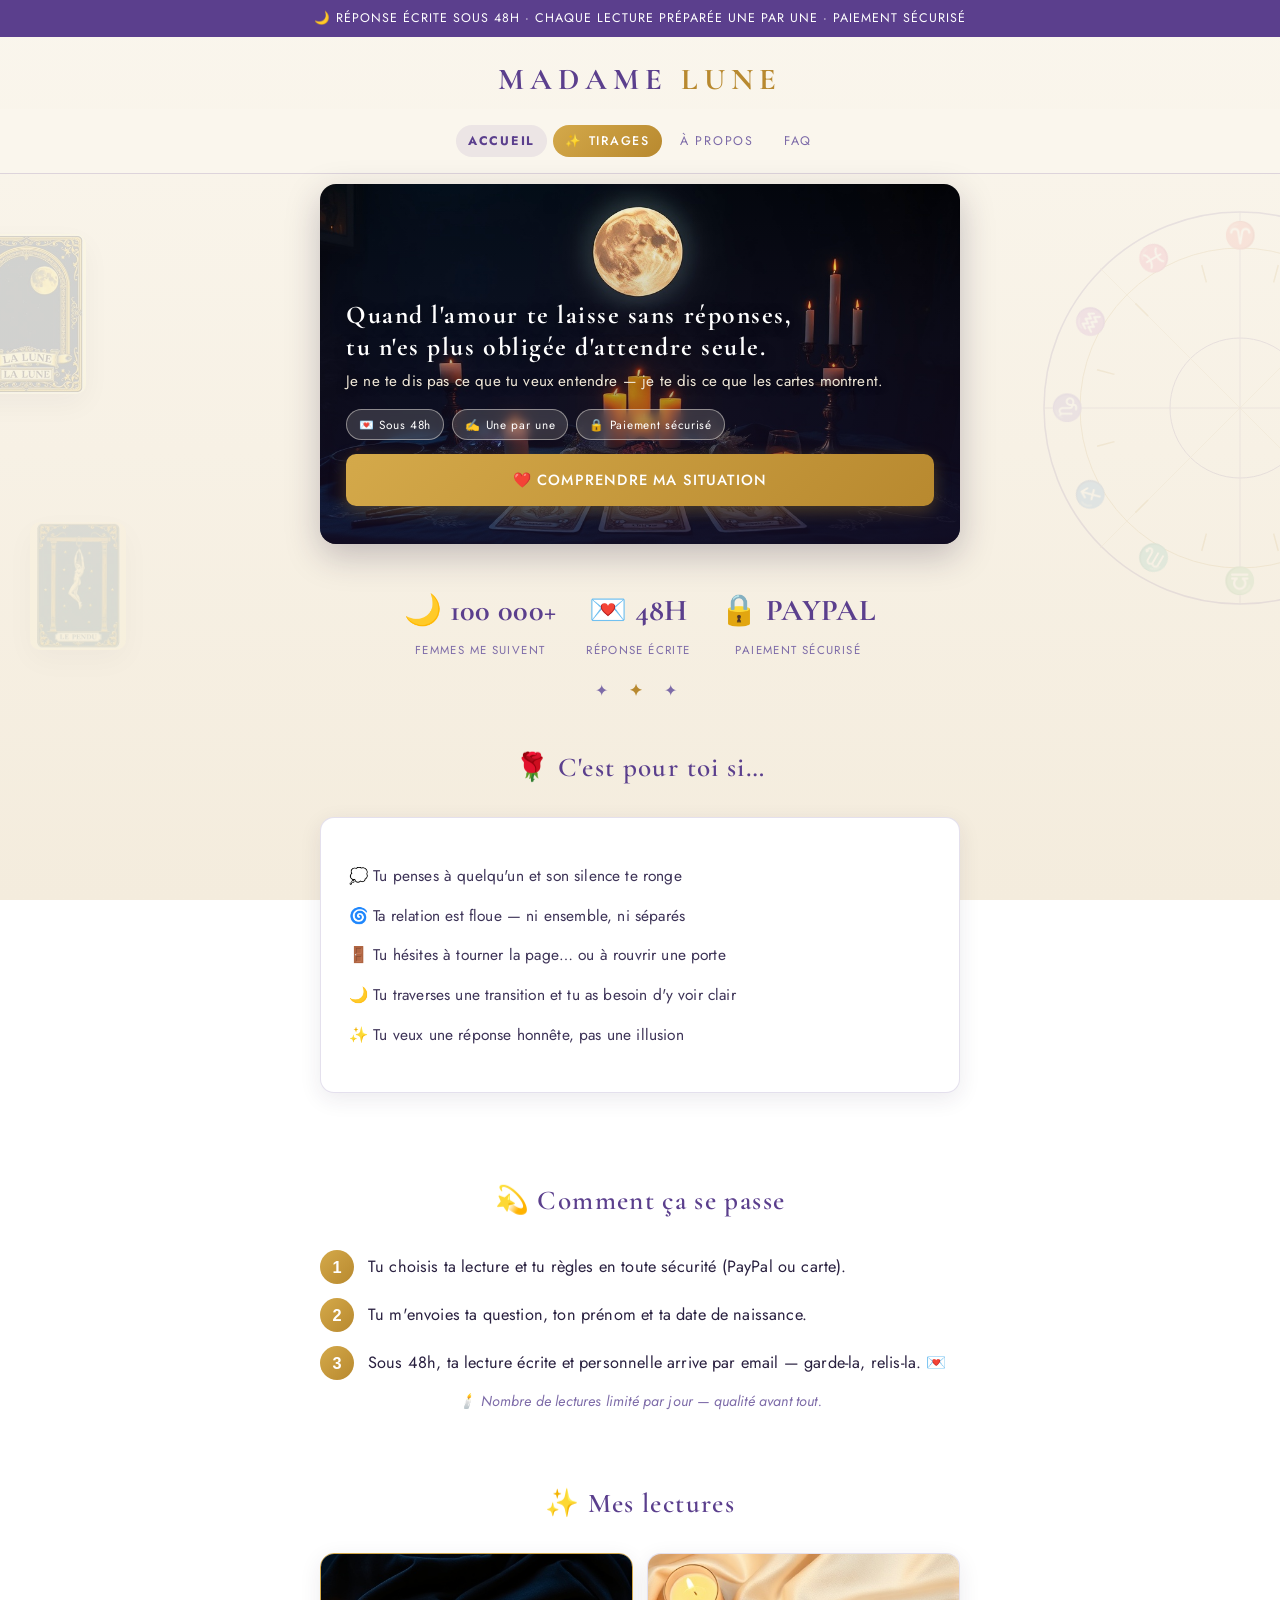
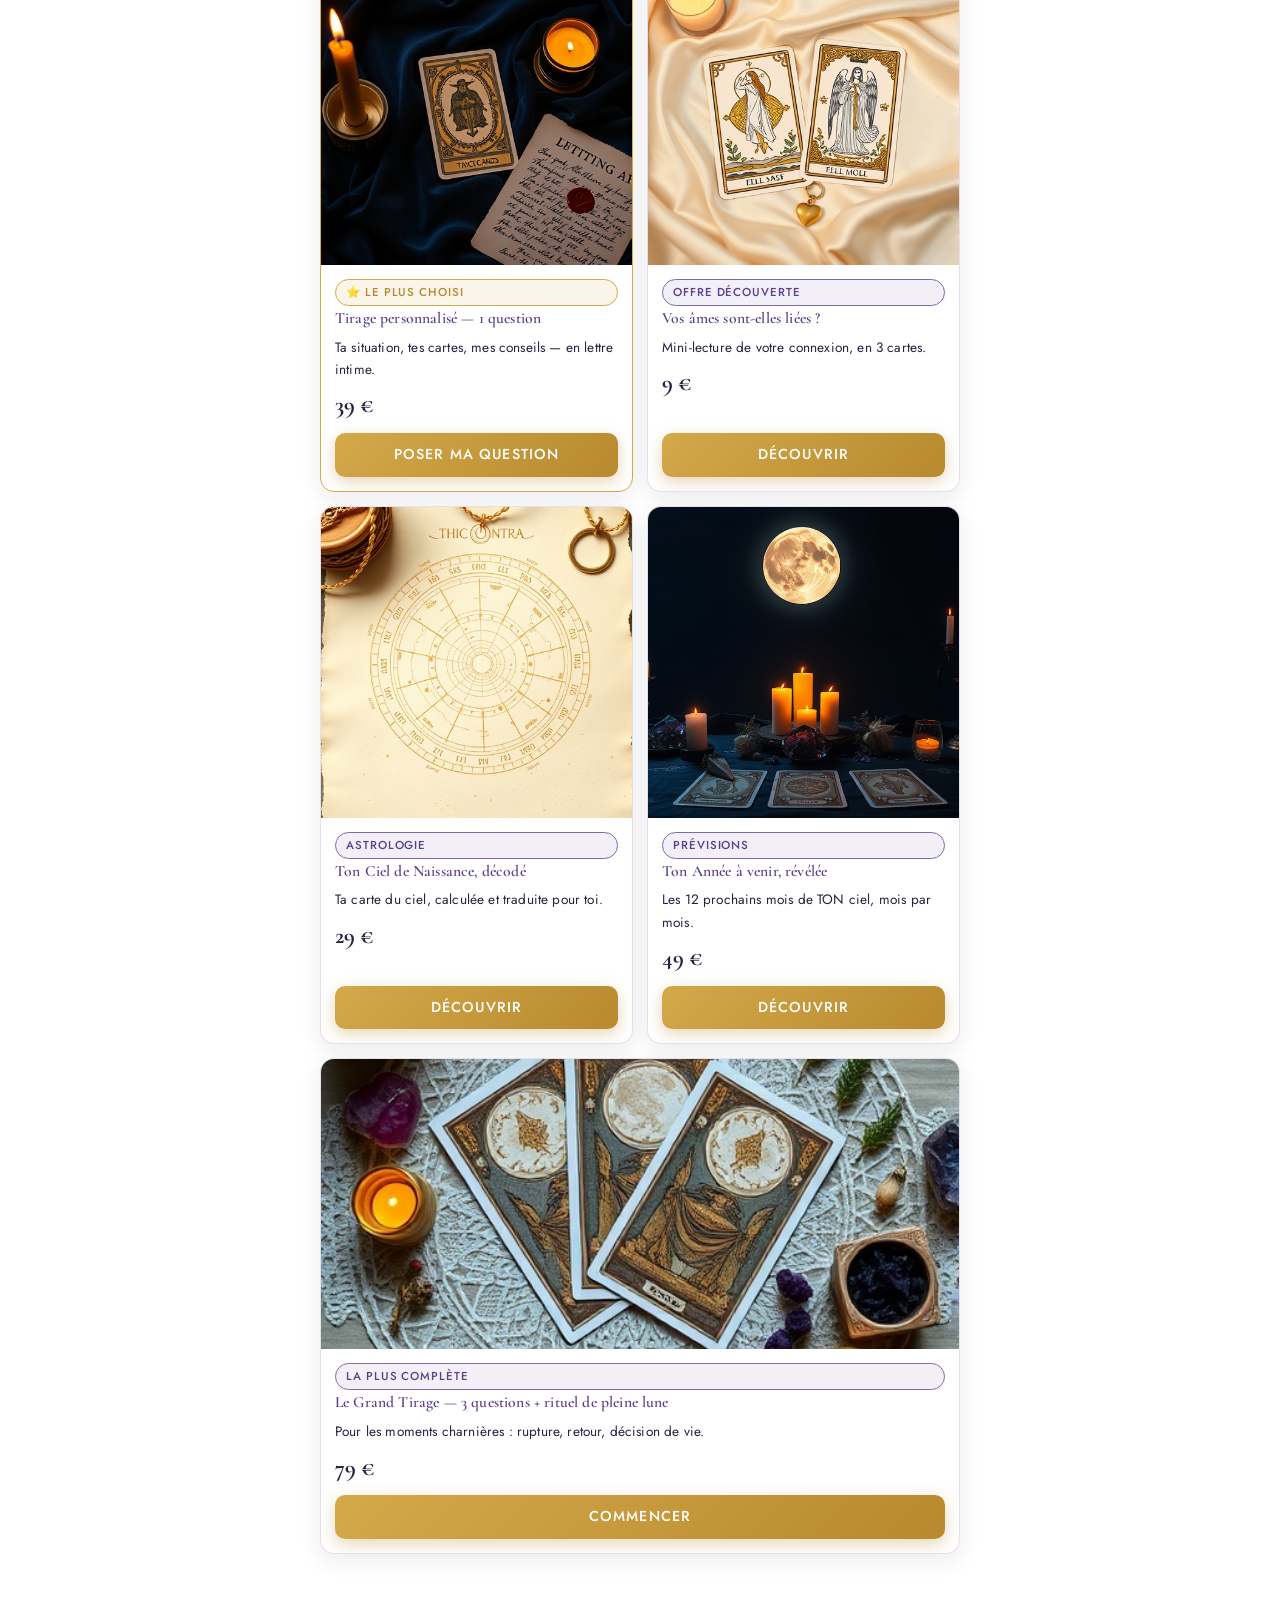
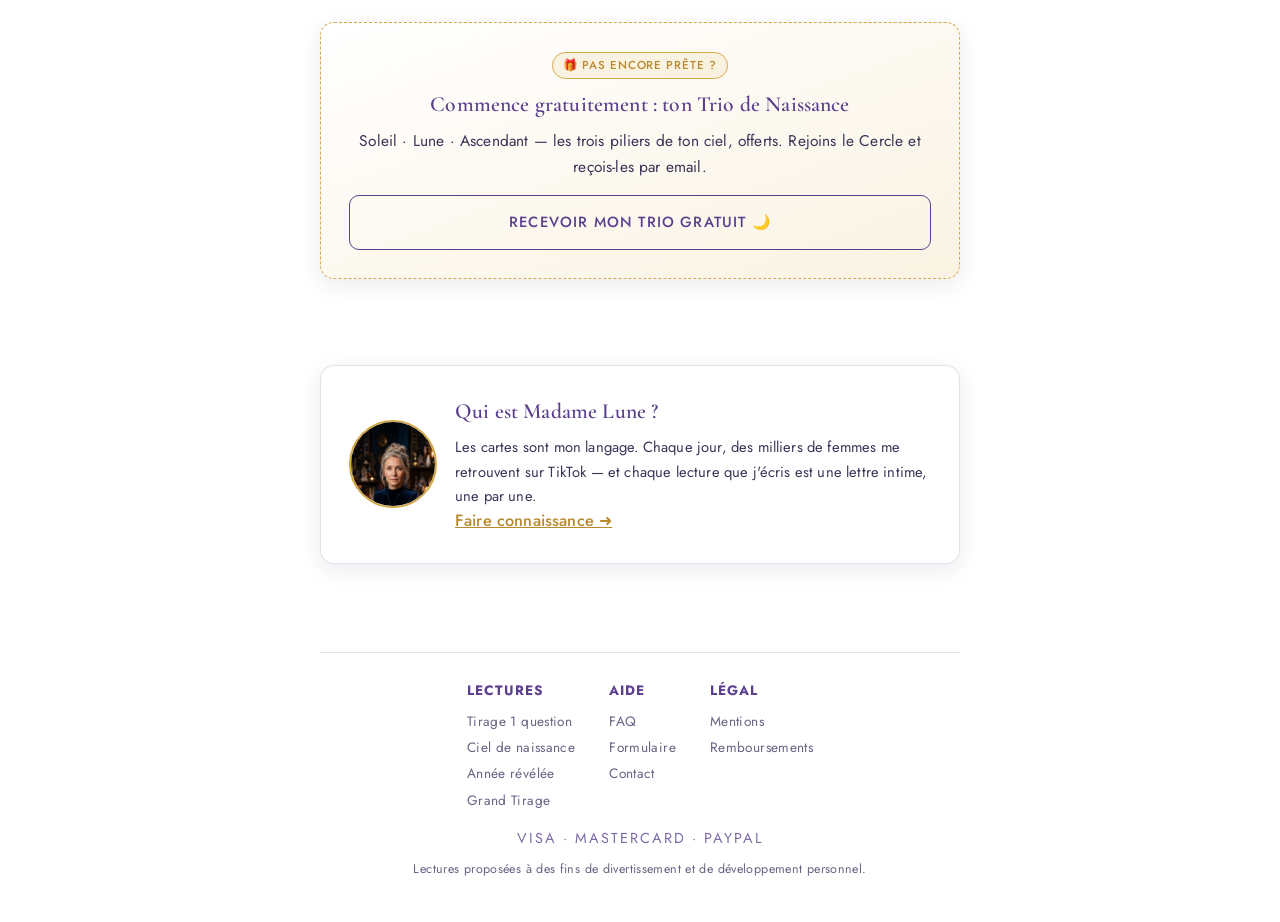
<file: index.html>
<!DOCTYPE html><html lang="fr"><head><meta charset="UTF-8">
<meta name="viewport" content="width=device-width, initial-scale=1.0">
<title>Madame Lune — Tirages & Guidance</title>
<meta name="description" content="Quand l'amour te laisse sans réponses, les cartes parlent. Tirages personnalisés écrits sous 48h.">
<link rel="preconnect" href="https://fonts.googleapis.com">
<link rel="preconnect" href="https://fonts.gstatic.com" crossorigin>
<link href="https://fonts.googleapis.com/css2?family=Cormorant+Garamond:wght@500;600;700&family=Jost:wght@300;400;500&display=swap" rel="stylesheet">
<link rel="icon" href="data:image/svg+xml,<svg xmlns=%22http://www.w3.org/2000/svg%22 viewBox=%220 0 100 100%22><text y=%22.9em%22 font-size=%2290%22>🌙</text></svg>">
<meta property="og:title" content="Madame Lune — Tirages & Guidance">
<meta property="og:description" content="Tirages de tarot et thème astral personnalisés, écrits pour toi sous 48h.">
<meta property="og:image" content="https://madame-lune.github.io/hero.jpg">
<meta property="og:type" content="website">
<link rel="stylesheet" href="styles.css?v=10"></head><body>
<div class="annonce">🌙 Réponse écrite sous 48h · Chaque lecture préparée une par une · Paiement sécurisé</div>
<div class="logo"><a href="index.html">MADAME <span>LUNE</span></a></div>
<nav><a href="index.html" class="on">Accueil</a><a href="tirages.html" class="cta-nav">✨ Tirages</a><a href="apropos.html">À propos</a><a href="faq.html">FAQ</a></nav>
<div class="wrap">

<!-- 1. ATENCAO + EMPATIA -->
<div class="heroimg">
  <img src="hero.jpg" alt="">
  <div class="voile">
    <h1>Quand l'amour te laisse sans réponses,<br>tu n'es plus obligée d'attendre seule.</h1>
    <p>Je ne te dis pas ce que tu veux entendre — je te dis ce que les cartes montrent.</p>
    <div class="chips"><span>💌 Sous 48h</span><span>✍️ Une par une</span><span>🔒 Paiement sécurisé</span></div>
    <a class="btn" href="tirages.html#question">❤️ Comprendre ma situation</a>
  </div>
</div>

<!-- 2. PROVA -->
<div class="preuve">
  <div><b>🌙 100 000+</b>femmes me suivent</div>
  <div><b>💌 48h</b>réponse écrite</div>
  <div><b>🔒 PayPal</b>paiement sécurisé</div>
</div>

<div class="sep">✦ <b>✦</b> ✦</div>

<!-- 3. IDENTIFICACAO -->
<section>
  <h2>🌹 C'est pour toi si…</h2>
  <div class="card">
    <ul style="list-style:none;padding:0">
      <li style="padding:7px 0">💭 Tu penses à quelqu'un et son silence te ronge</li>
      <li style="padding:7px 0">🌀 Ta relation est floue — ni ensemble, ni séparés</li>
      <li style="padding:7px 0">🚪 Tu hésites à tourner la page… ou à rouvrir une porte</li>
      <li style="padding:7px 0">🌙 Tu traverses une transition et tu as besoin d'y voir clair</li>
      <li style="padding:7px 0">✨ Tu veux une réponse honnête, pas une illusion</li>
    </ul>
  </div>
</section>

<!-- 4. CONFIANCA (processo) -->
<section>
  <h2>💫 Comment ça se passe</h2>
  <div class="etapes">
    <div class="etape"><div class="num">1</div><p>Tu choisis ta lecture et tu règles en toute sécurité (PayPal ou carte).</p></div>
    <div class="etape"><div class="num">2</div><p>Tu m'envoies ta question, ton prénom et ta date de naissance.</p></div>
    <div class="etape"><div class="num">3</div><p>Sous 48h, ta lecture écrite et personnelle arrive par email — garde-la, relis-la. 💌</p></div>
  </div>
  <p class="note">🕯️ Nombre de lectures limité par jour — qualité avant tout.</p>
</section>

<!-- 5. OFERTA -->
<section>
  <h2>✨ Mes lectures</h2>
  <div class="grille">
    <div class="prod" style="border:1.5px solid var(--or2)"><img src="p_question.jpg" alt="">
      <div class="inner"><span class="badge or">⭐ Le plus choisi</span>
      <h3>Tirage personnalisé — 1 question</h3>
      <p style="font-size:.85rem">Ta situation, tes cartes, mes conseils — en lettre intime.</p>
      <div class="prix">39 €</div>
      <a class="btn" href="tirages.html#question">Poser ma question</a></div></div>
    <div class="prod"><img src="p_ames.jpg" alt="">
      <div class="inner"><span class="badge">Offre découverte</span>
      <h3>Vos âmes sont-elles liées ?</h3>
      <p style="font-size:.85rem">Mini-lecture de votre connexion, en 3 cartes.</p>
      <div class="prix">9 €</div>
      <a class="btn" href="tirages.html#ames">Découvrir</a></div></div>
    <div class="prod"><img src="p_ciel.jpg" alt="">
      <div class="inner"><span class="badge">Astrologie</span>
      <h3>Ton Ciel de Naissance, décodé</h3>
      <p style="font-size:.85rem">Ta carte du ciel, calculée et traduite pour toi.</p>
      <div class="prix">29 €</div>
      <a class="btn" href="tirages.html#ciel">Découvrir</a></div></div>
    <div class="prod"><img src="hero.jpg" alt="">
      <div class="inner"><span class="badge">Prévisions</span>
      <h3>Ton Année à venir, révélée</h3>
      <p style="font-size:.85rem">Les 12 prochains mois de TON ciel, mois par mois.</p>
      <div class="prix">49 €</div>
      <a class="btn" href="tirages.html#annee">Découvrir</a></div></div>
    <div class="prod" style="grid-column:1/-1"><img src="p_grand.jpg" alt="" style="aspect-ratio:2.2">
      <div class="inner"><span class="badge">La plus complète</span>
      <h3>Le Grand Tirage — 3 questions + rituel de pleine lune</h3>
      <p style="font-size:.85rem">Pour les moments charnières : rupture, retour, décision de vie.</p>
      <div class="prix">79 €</div>
      <a class="btn" href="tirages.html#grand">Commencer</a></div></div>
  </div>
</section>

<!-- 6. REDE DE SEGURANCA -->
<section>
  <div class="card freeband">
    <span class="badge or">🎁 Pas encore prête ?</span>
    <h3 style="margin-top:8px">Commence gratuitement : ton Trio de Naissance</h3>
    <p>Soleil · Lune · Ascendant — les trois piliers de ton ciel, offerts. Rejoins le Cercle et reçois-les par email.</p>
    <a class="btn ghost" href="#NEWSLETTER">Recevoir mon trio gratuit 🌙</a>
  </div>
</section>

<!-- 7. QUEM E -->
<section>
  <div class="card minipropos">
    <img src="madame.jpeg" alt="Madame Lune">
    <div>
      <h3>Qui est Madame Lune ?</h3>
      <p style="font-size:.92rem">Les cartes sont mon langage. Chaque jour, des milliers de femmes me retrouvent sur TikTok — et chaque lecture que j'écris est une lettre intime, une par une.</p>
      <a href="apropos.html" style="color:var(--or);font-weight:500">Faire connaissance ➜</a>
    </div>
  </div>
</section>

<footer>
  <div class="footcols">
    <div><b>Lectures</b><a href="tirages.html#question">Tirage 1 question</a><a href="tirages.html#ciel">Ciel de naissance</a><a href="tirages.html#annee">Année révélée</a><a href="tirages.html#grand">Grand Tirage</a></div>
    <div><b>Aide</b><a href="faq.html">FAQ</a><a href="formulaire.html">Formulaire</a><a href="mailto:contact@madame-lune.fr">Contact</a></div>
    <div><b>Légal</b><a href="mentions.html">Mentions</a><a href="mentions.html">Remboursements</a></div>
  </div>
  <p class="paiements">VISA · MASTERCARD · PAYPAL</p>
  <p style="margin-top:8px">Lectures proposées à des fins de divertissement et de développement personnel.</p>
</footer>

</div>
<script src="bg.js"></script>
</body></html>
</file>
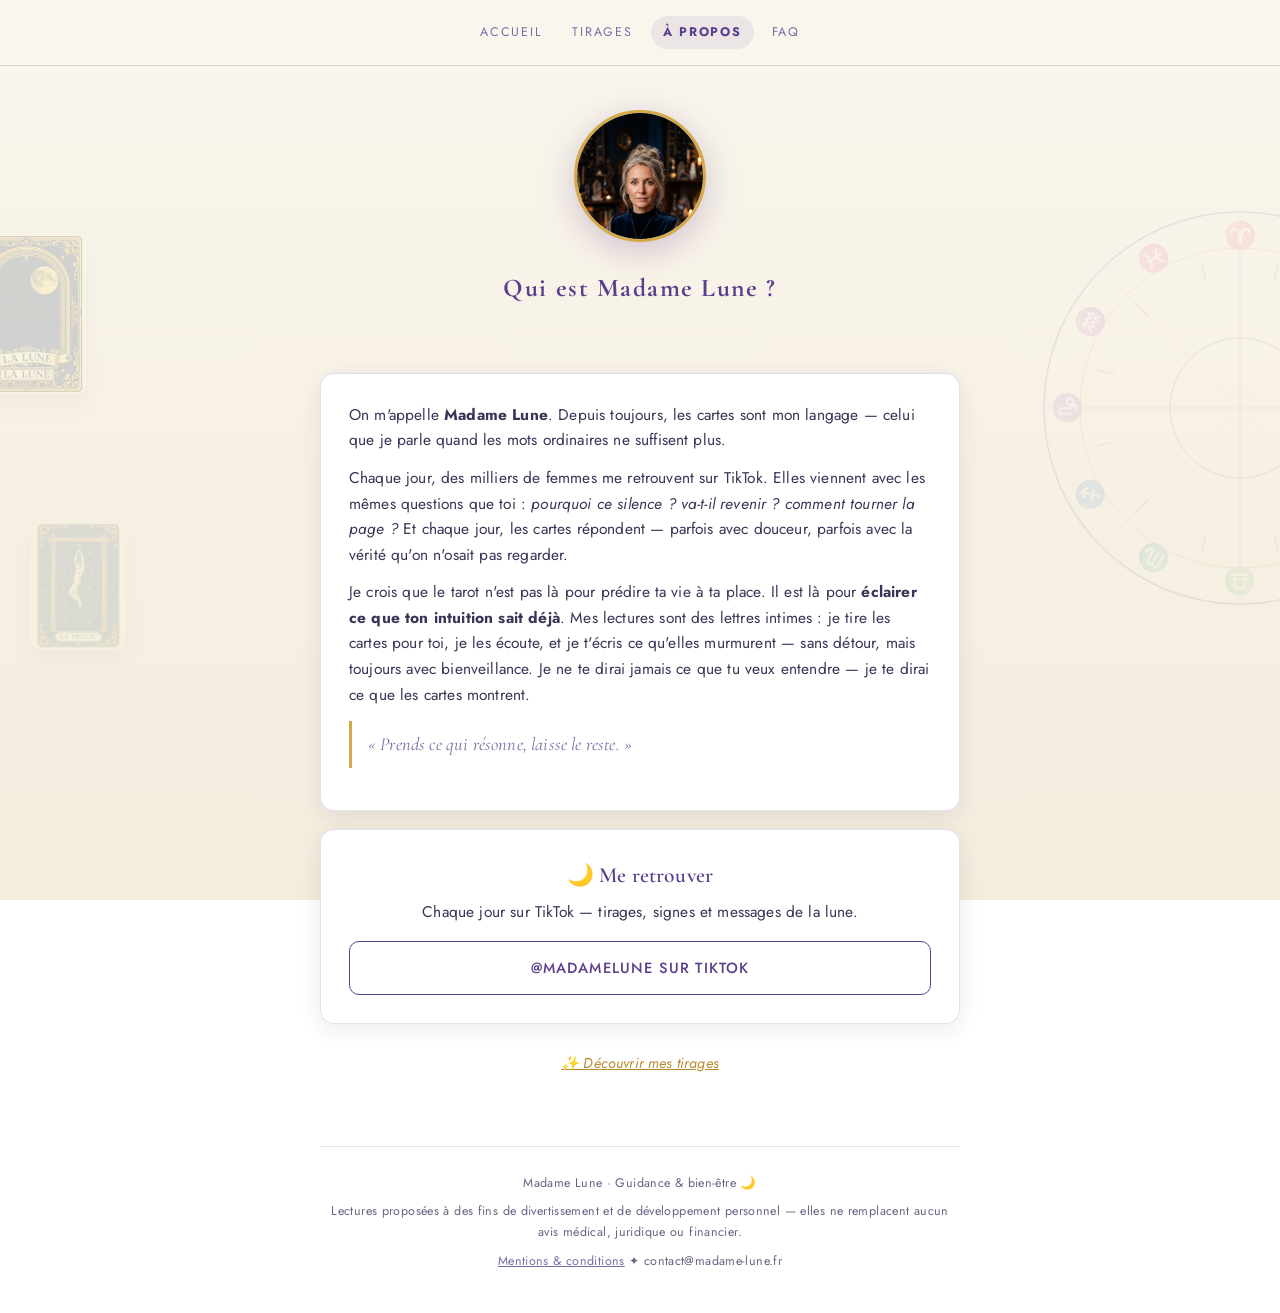
<file: apropos.html>
<!DOCTYPE html><html lang="fr"><head><meta charset="UTF-8">
<meta name="viewport" content="width=device-width, initial-scale=1.0">
<title>À propos — Madame Lune</title>
<link rel="preconnect" href="https://fonts.googleapis.com">
<link rel="preconnect" href="https://fonts.gstatic.com" crossorigin>
<link href="https://fonts.googleapis.com/css2?family=Cormorant+Garamond:wght@500;600;700&family=Jost:wght@300;400;500&display=swap" rel="stylesheet">
<link rel="icon" href="data:image/svg+xml,<svg xmlns=%22http://www.w3.org/2000/svg%22 viewBox=%220 0 100 100%22><text y=%22.9em%22 font-size=%2290%22>🌙</text></svg>">
<meta property="og:title" content="Madame Lune — Tirages & Guidance">
<meta property="og:description" content="Tirages de tarot et thème astral personnalisés, écrits pour toi sous 48h.">
<meta property="og:image" content="https://madame-lune.github.io/hero.jpg">
<meta property="og:type" content="website">
<link rel="stylesheet" href="styles.css?v=10"></head><body>
<nav><a href="index.html" class="N1">Accueil</a><a href="tirages.html" class="N2">Tirages</a><a href="apropos.html" class="on">À propos</a><a href="faq.html" class="N4">FAQ</a></nav>
<div class="wrap">
<header class="hero">
  <img src="madame.jpeg" alt="Madame Lune">
  <h1 style="font-size:1.6rem">Qui est Madame Lune ?</h1>
</header>
<section>
  <div class="card">
    <p>On m'appelle <b>Madame Lune</b>. Depuis toujours, les cartes sont mon langage —
    celui que je parle quand les mots ordinaires ne suffisent plus.</p>
    <p style="margin-top:12px">Chaque jour, des milliers de femmes me retrouvent sur TikTok.
    Elles viennent avec les mêmes questions que toi : <em>pourquoi ce silence ? va-t-il revenir ?
    comment tourner la page ?</em> Et chaque jour, les cartes répondent — parfois avec douceur,
    parfois avec la vérité qu'on n'osait pas regarder.</p>
    <p style="margin-top:12px">Je crois que le tarot n'est pas là pour prédire ta vie à ta place.
    Il est là pour <b>éclairer ce que ton intuition sait déjà</b>. Mes lectures sont des lettres
    intimes : je tire les cartes pour toi, je les écoute, et je t'écris ce qu'elles murmurent —
    sans détour, mais toujours avec bienveillance. Je ne te dirai jamais ce que tu veux entendre — je te dirai ce que les cartes montrent.</p>
    <blockquote>« Prends ce qui résonne, laisse le reste. »</blockquote>
  </div>
  <div class="card" style="text-align:center">
    <h3>🌙 Me retrouver</h3>
    <p>Chaque jour sur TikTok — tirages, signes et messages de la lune.</p>
    <a class="btn ghost" href="https://www.tiktok.com/@TONCOMPTE">@madamelune sur TikTok</a>
  </div>
  <p class="note"><a href="tirages.html" style="color:var(--or)">✨ Découvrir mes tirages</a></p>
</section>
<footer><p>Madame Lune · Guidance &amp; bien-être 🌙</p><p style="margin-top:8px">Lectures proposées à des fins de divertissement et de développement personnel — elles ne remplacent aucun avis médical, juridique ou financier.</p><p style="margin-top:8px"><a href="mentions.html">Mentions &amp; conditions</a> ✦ contact@madame-lune.fr</p></footer>
</div><script src="bg.js"></script>
</body></html>
</file>
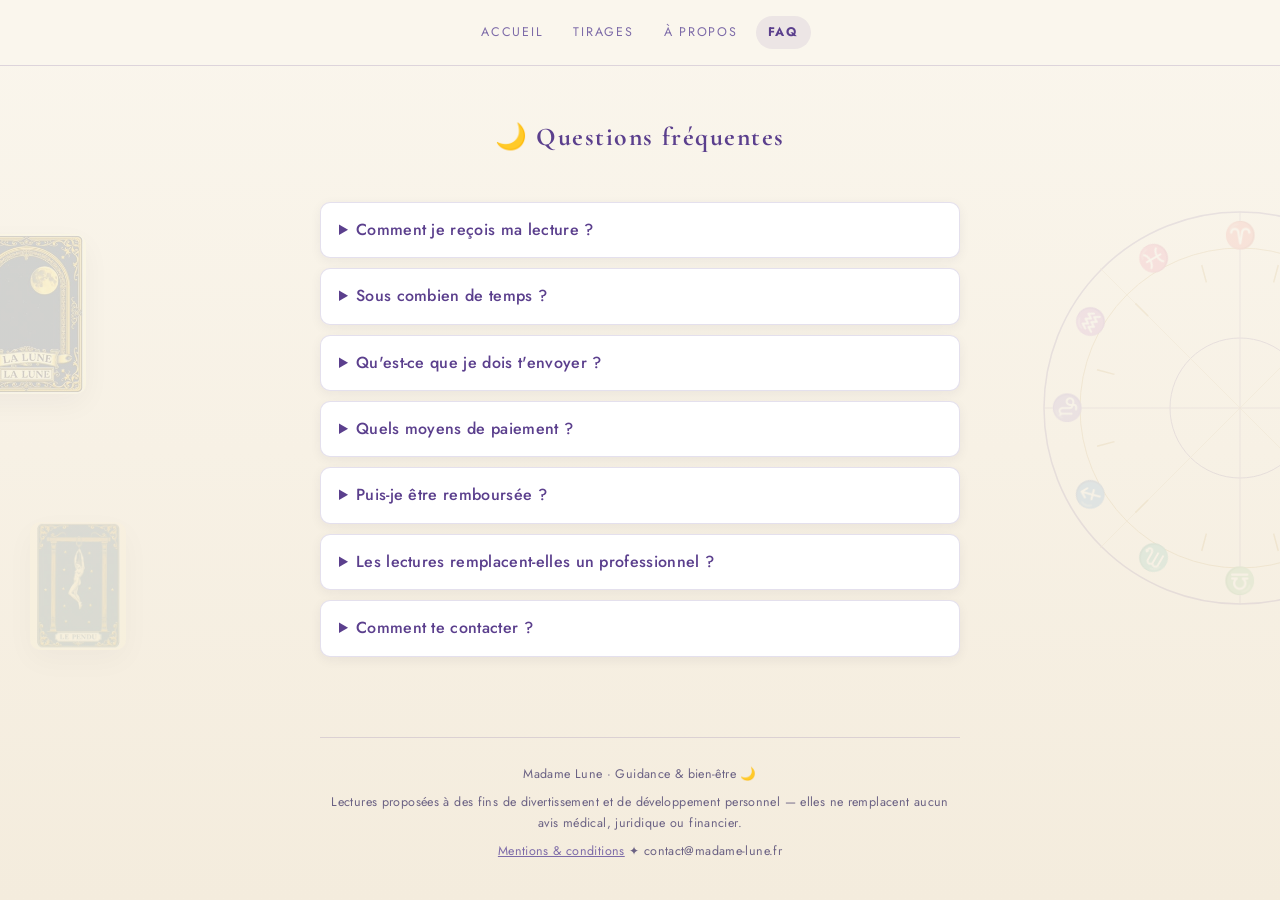
<file: faq.html>
<!DOCTYPE html><html lang="fr"><head><meta charset="UTF-8">
<meta name="viewport" content="width=device-width, initial-scale=1.0">
<title>FAQ — Madame Lune</title>
<link rel="preconnect" href="https://fonts.googleapis.com">
<link rel="preconnect" href="https://fonts.gstatic.com" crossorigin>
<link href="https://fonts.googleapis.com/css2?family=Cormorant+Garamond:wght@500;600;700&family=Jost:wght@300;400;500&display=swap" rel="stylesheet">
<link rel="icon" href="data:image/svg+xml,<svg xmlns=%22http://www.w3.org/2000/svg%22 viewBox=%220 0 100 100%22><text y=%22.9em%22 font-size=%2290%22>🌙</text></svg>">
<meta property="og:title" content="Madame Lune — Tirages & Guidance">
<meta property="og:description" content="Tirages de tarot et thème astral personnalisés, écrits pour toi sous 48h.">
<meta property="og:image" content="https://madame-lune.github.io/hero.jpg">
<meta property="og:type" content="website">
<link rel="stylesheet" href="styles.css?v=10"></head><body>
<nav><a href="index.html" class="N1">Accueil</a><a href="tirages.html" class="N2">Tirages</a><a href="apropos.html" class="N3">À propos</a><a href="faq.html" class="on">FAQ</a></nav>
<div class="wrap">
<header class="hero" style="padding:34px 0 10px"><h1 style="font-size:1.6rem">🌙 Questions fréquentes</h1></header>
<section>
  <details><summary>Comment je reçois ma lecture ?</summary>
  <p>Par email, sous forme de lettre écrite — personnelle, détaillée, que tu peux garder et relire.
  Vérifie tes spams si tu ne vois rien sous 48h.</p></details>
  <details><summary>Sous combien de temps ?</summary>
  <p>Sous 48h maximum après réception de ta question. Chaque lecture est préparée individuellement,
  une par une — jamais de réponse copiée-collée.</p></details>
  <details><summary>Qu'est-ce que je dois t'envoyer ?</summary>
  <p>Ton prénom, ta date de naissance, et ta question formulée avec ton cœur.
  Plus ta question est sincère et précise, plus la lecture est juste.</p></details>
  <details><summary>Quels moyens de paiement ?</summary>
  <p>PayPal et carte bancaire (via PayPal, sans créer de compte). Paiement 100% sécurisé.</p></details>
  <details><summary>Puis-je être remboursée ?</summary>
  <p>Chaque lecture étant un travail personnalisé réalisé spécialement pour toi, elle n'est pas
  remboursable une fois livrée. Si quelque chose ne va pas, écris-moi — on trouvera une solution.</p></details>
  <details><summary>Les lectures remplacent-elles un professionnel ?</summary>
  <p>Non. Mes lectures relèvent du divertissement et du développement personnel. Pour toute question
  médicale, juridique ou financière, consulte un professionnel qualifié.</p></details>
  <details><summary>Comment te contacter ?</summary>
  <p>✦ contact@madame-lune.fr — je réponds sous 24-48h. 🌙</p></details>
</section>
<footer><p>Madame Lune · Guidance &amp; bien-être 🌙</p><p style="margin-top:8px">Lectures proposées à des fins de divertissement et de développement personnel — elles ne remplacent aucun avis médical, juridique ou financier.</p><p style="margin-top:8px"><a href="mentions.html">Mentions &amp; conditions</a> ✦ contact@madame-lune.fr</p></footer>
</div><script src="bg.js"></script>
</body></html>
</file>
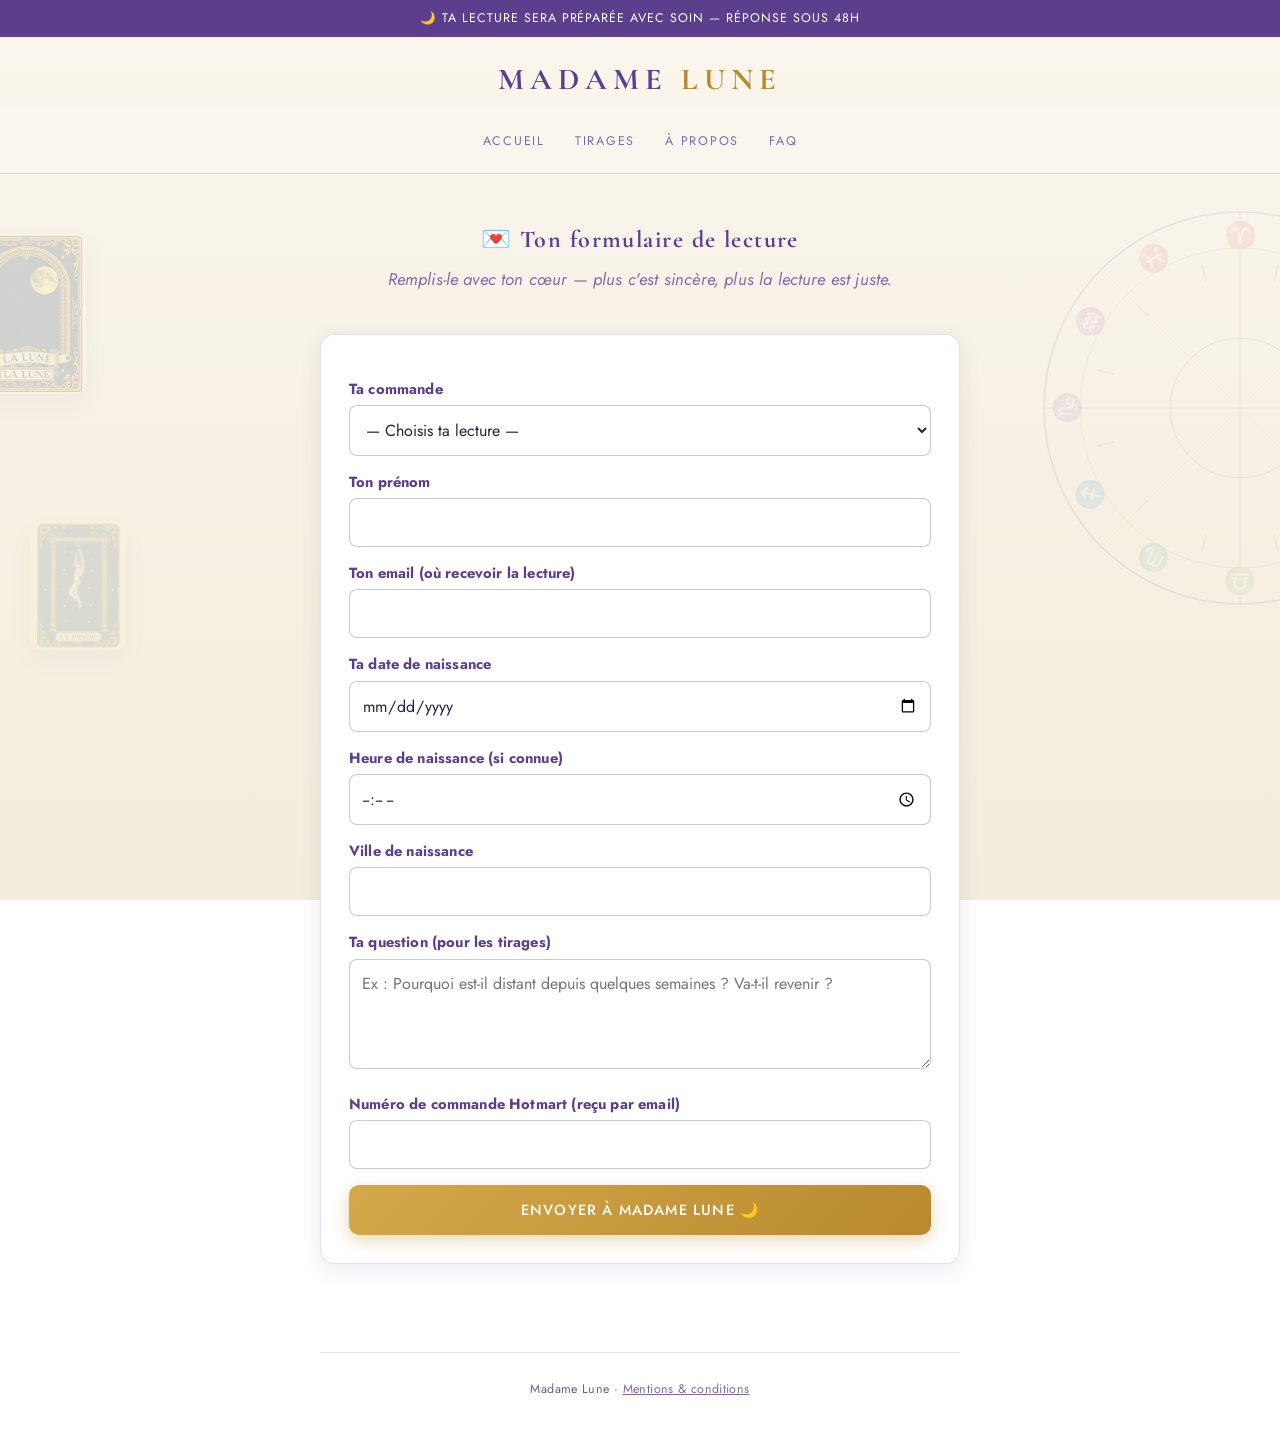
<file: formulaire.html>
<!DOCTYPE html><html lang="fr"><head><meta charset="UTF-8">
<meta name="viewport" content="width=device-width, initial-scale=1.0">
<title>Ton formulaire — Madame Lune</title>
<link rel="preconnect" href="https://fonts.googleapis.com">
<link rel="preconnect" href="https://fonts.gstatic.com" crossorigin>
<link href="https://fonts.googleapis.com/css2?family=Cormorant+Garamond:wght@500;600;700&family=Jost:wght@300;400;500&display=swap" rel="stylesheet">
<link rel="icon" href="data:image/svg+xml,<svg xmlns=%22http://www.w3.org/2000/svg%22 viewBox=%220 0 100 100%22><text y=%22.9em%22 font-size=%2290%22>🌙</text></svg>">
<meta property="og:title" content="Madame Lune — Tirages & Guidance">
<meta property="og:description" content="Tirages de tarot et thème astral personnalisés, écrits pour toi sous 48h.">
<meta property="og:image" content="https://madame-lune.github.io/hero.jpg">
<meta property="og:type" content="website">
<link rel="stylesheet" href="styles.css?v=10">
<style>
label{display:block;margin:14px 0 4px;color:var(--amethyste);font-weight:bold;font-size:.92rem}
input,select,textarea{width:100%;padding:12px;border:1px solid rgba(91,63,141,.3);border-radius:8px;font-family:inherit;font-size:1rem;background:#fff;color:var(--encre)}
textarea{min-height:110px;resize:vertical}
#merci{display:none;text-align:center;padding:30px 0}
#merci h3{font-size:1.3rem}
</style></head><body>
<div class="annonce">🌙 Ta lecture sera préparée avec soin — réponse sous 48h</div>
<div class="logo"><a href="index.html">MADAME <span>LUNE</span></a></div>
<nav><a href="index.html">Accueil</a><a href="tirages.html">Tirages</a><a href="apropos.html">À propos</a><a href="faq.html">FAQ</a></nav>
<div class="wrap">
<header class="hero" style="padding:30px 0 6px"><h1 style="font-size:1.5rem">💌 Ton formulaire de lecture</h1>
<p class="tag">Remplis-le avec ton cœur — plus c'est sincère, plus la lecture est juste.</p></header>
<section>
  <form id="f" class="card">
    <label>Ta commande</label>
    <select name="produit" required>
      <option value="">— Choisis ta lecture —</option>
      <option>Trio de Naissance (gratuit)</option>
      <option>Vos âmes sont-elles liées ? (9€)</option>
      <option>Ton Ciel de Naissance (29€)</option>
      <option>Tirage personnalisé — 1 question (39€)</option>
      <option>Ton Année révélée (49€)</option>
      <option>Le Grand Tirage + rituel (79€)</option>
    </select>
    <label>Ton prénom</label><input name="prenom" required>
    <label>Ton email (où recevoir la lecture)</label><input type="email" name="email" required>
    <label>Ta date de naissance</label><input type="date" name="naissance" required>
    <label>Heure de naissance (si connue)</label><input type="time" name="heure">
    <label>Ville de naissance</label><input name="ville">
    <label>Ta question (pour les tirages)</label>
    <textarea name="question" placeholder="Ex : Pourquoi est-il distant depuis quelques semaines ? Va-t-il revenir ?"></textarea>
    <label>Numéro de commande Hotmart (reçu par email)</label><input name="commande">
    <button class="btn" style="width:100%;border:none;cursor:pointer" type="submit">Envoyer à Madame Lune 🌙</button>
  </form>
  <div id="merci" class="card">
    <h3>🌙 C'est bien reçu.</h3>
    <p style="margin-top:10px">Ta lecture est entre mes mains. Tu la recevras par email sous 48h.<br>
    En attendant, respire — les cartes travaillent déjà pour toi. ✨</p>
  </div>
</section>
<footer><p>Madame Lune · <a href="mentions.html">Mentions &amp; conditions</a></p></footer>
</div>
<script>
document.getElementById('f').addEventListener('submit', async function(e){
  e.preventDefault();
  const data = Object.fromEntries(new FormData(this).entries());
  const btn = this.querySelector('button'); btn.textContent = 'Envoi en cours…'; btn.disabled = true;
  try{
    const r = await fetch('http://187.127.47.3:11435/commande', {
      method:'POST', headers:{'Content-Type':'application/json'}, body: JSON.stringify(data)});
    if(!r.ok) throw new Error();
    this.style.display='none';
    document.getElementById('merci').style.display='block';
  }catch(err){
    btn.textContent = 'Réessayer — ou écris à contact@madame-lune.fr'; btn.disabled = false;
  }
});
</script>
<script src="bg.js"></script>
</body></html>
</file>
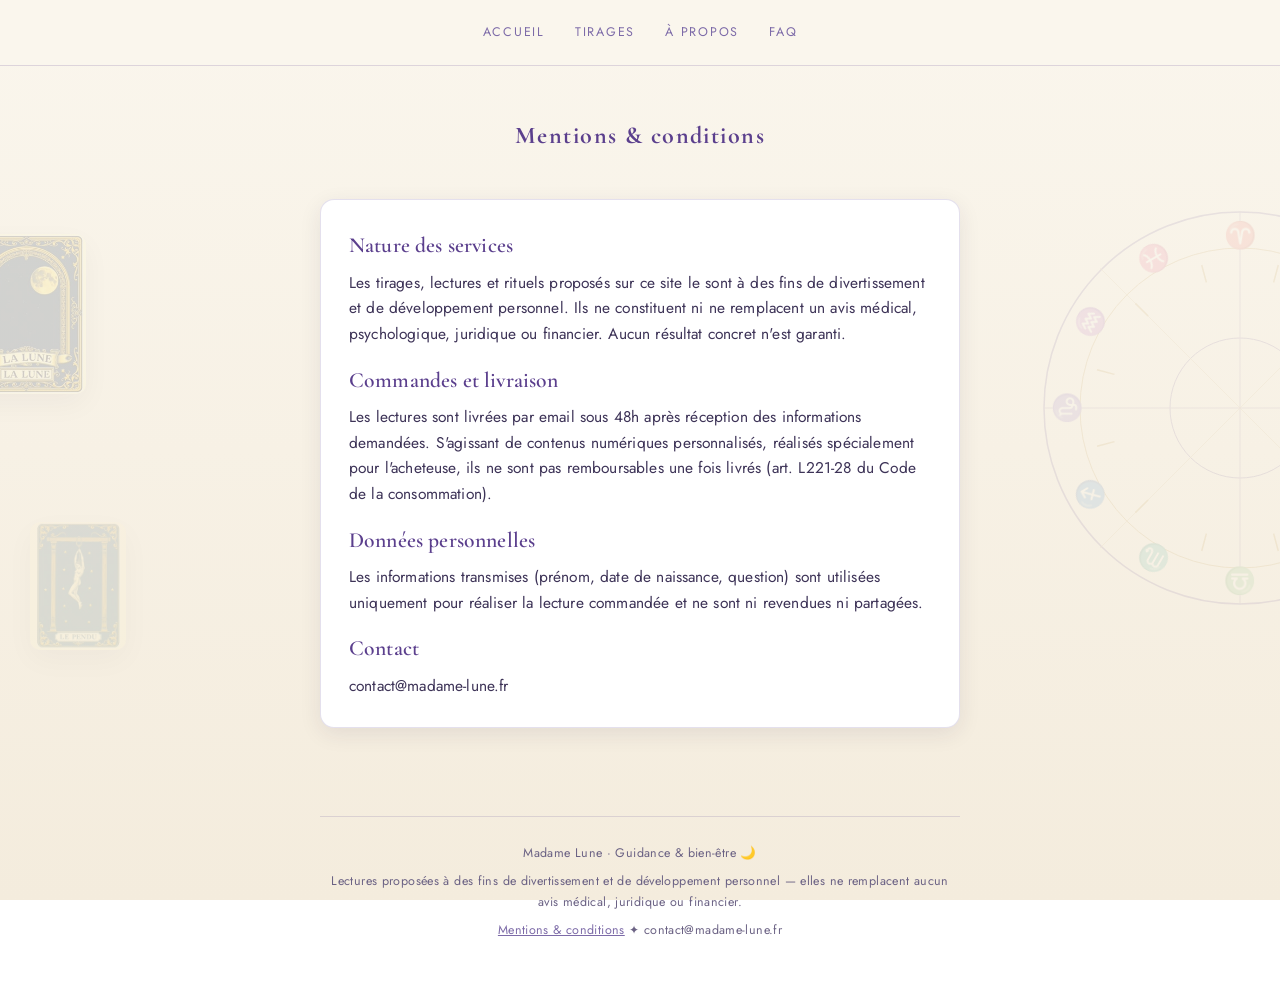
<file: mentions.html>
<!DOCTYPE html><html lang="fr"><head><meta charset="UTF-8">
<meta name="viewport" content="width=device-width, initial-scale=1.0">
<title>Mentions &amp; conditions — Madame Lune</title>
<link rel="preconnect" href="https://fonts.googleapis.com">
<link rel="preconnect" href="https://fonts.gstatic.com" crossorigin>
<link href="https://fonts.googleapis.com/css2?family=Cormorant+Garamond:wght@500;600;700&family=Jost:wght@300;400;500&display=swap" rel="stylesheet">
<link rel="icon" href="data:image/svg+xml,<svg xmlns=%22http://www.w3.org/2000/svg%22 viewBox=%220 0 100 100%22><text y=%22.9em%22 font-size=%2290%22>🌙</text></svg>">
<meta property="og:title" content="Madame Lune — Tirages & Guidance">
<meta property="og:description" content="Tirages de tarot et thème astral personnalisés, écrits pour toi sous 48h.">
<meta property="og:image" content="https://madame-lune.github.io/hero.jpg">
<meta property="og:type" content="website">
<link rel="stylesheet" href="styles.css?v=10"></head><body>
<nav><a href="index.html" class="N1">Accueil</a><a href="tirages.html" class="N2">Tirages</a><a href="apropos.html" class="N3">À propos</a><a href="faq.html" class="N4">FAQ</a></nav>
<div class="wrap">
<header class="hero" style="padding:34px 0 10px"><h1 style="font-size:1.5rem">Mentions &amp; conditions</h1></header>
<section><div class="card">
  <h3>Nature des services</h3>
  <p>Les tirages, lectures et rituels proposés sur ce site le sont à des fins de divertissement
  et de développement personnel. Ils ne constituent ni ne remplacent un avis médical, psychologique,
  juridique ou financier. Aucun résultat concret n'est garanti.</p>
  <h3 style="margin-top:16px">Commandes et livraison</h3>
  <p>Les lectures sont livrées par email sous 48h après réception des informations demandées.
  S'agissant de contenus numériques personnalisés, réalisés spécialement pour l'acheteuse,
  ils ne sont pas remboursables une fois livrés (art. L221-28 du Code de la consommation).</p>
  <h3 style="margin-top:16px">Données personnelles</h3>
  <p>Les informations transmises (prénom, date de naissance, question) sont utilisées uniquement
  pour réaliser la lecture commandée et ne sont ni revendues ni partagées.</p>
  <h3 style="margin-top:16px">Contact</h3>
  <p>contact@madame-lune.fr</p>
</div></section>
<footer><p>Madame Lune · Guidance &amp; bien-être 🌙</p><p style="margin-top:8px">Lectures proposées à des fins de divertissement et de développement personnel — elles ne remplacent aucun avis médical, juridique ou financier.</p><p style="margin-top:8px"><a href="mentions.html">Mentions &amp; conditions</a> ✦ contact@madame-lune.fr</p></footer>
</div><script src="bg.js"></script>
</body></html>
</file>
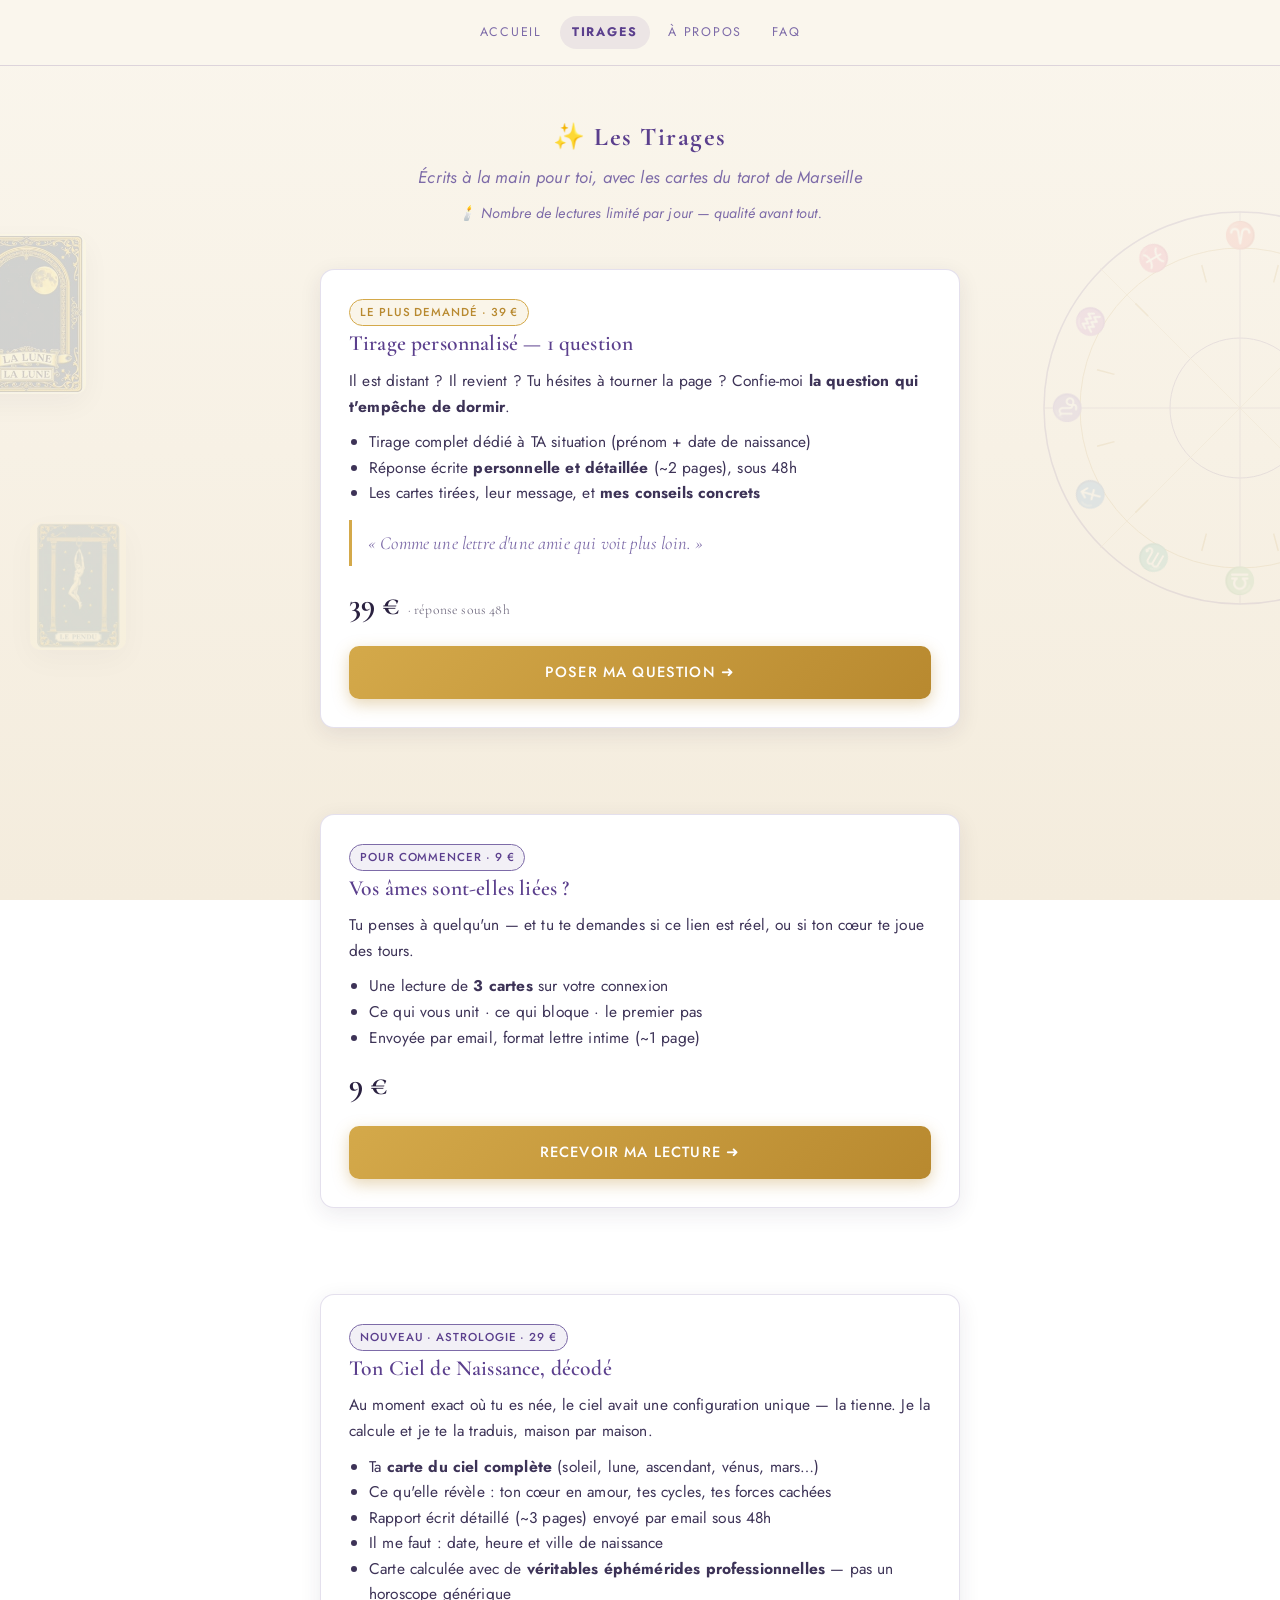
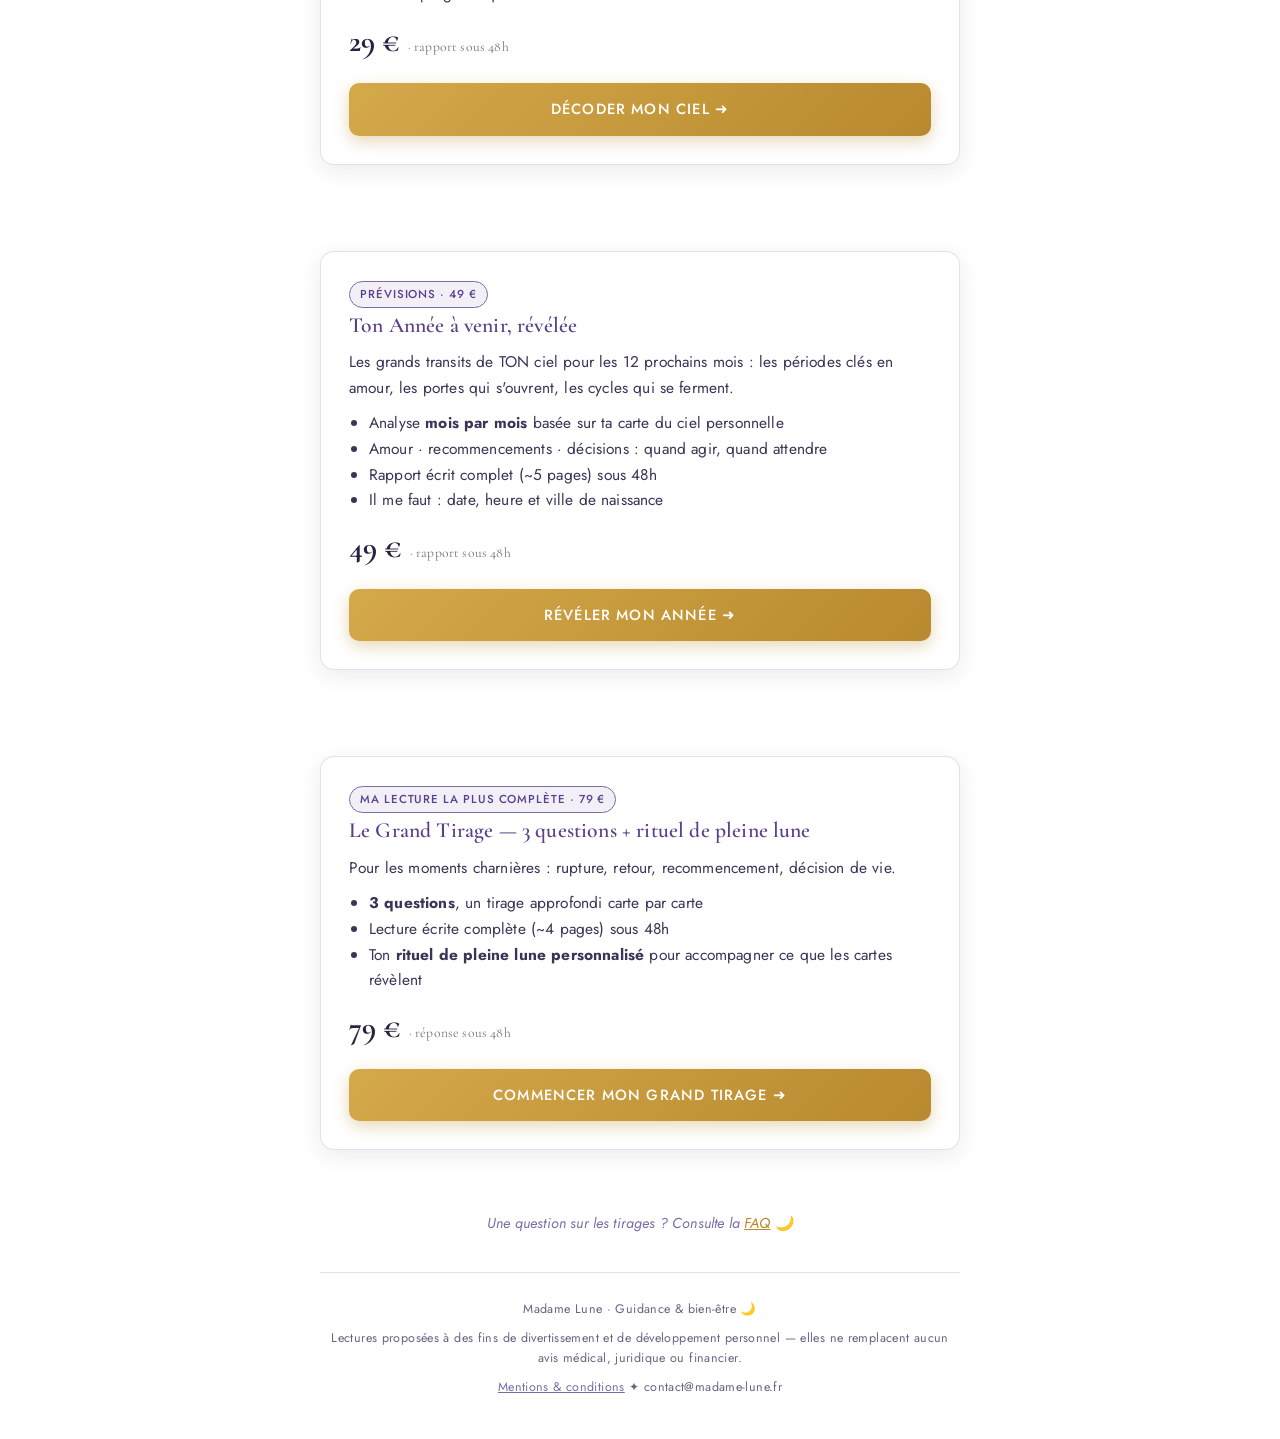
<file: tirages.html>
<!DOCTYPE html><html lang="fr"><head><meta charset="UTF-8">
<meta name="viewport" content="width=device-width, initial-scale=1.0">
<title>Les Tirages — Madame Lune</title>
<link rel="preconnect" href="https://fonts.googleapis.com">
<link rel="preconnect" href="https://fonts.gstatic.com" crossorigin>
<link href="https://fonts.googleapis.com/css2?family=Cormorant+Garamond:wght@500;600;700&family=Jost:wght@300;400;500&display=swap" rel="stylesheet">
<link rel="icon" href="data:image/svg+xml,<svg xmlns=%22http://www.w3.org/2000/svg%22 viewBox=%220 0 100 100%22><text y=%22.9em%22 font-size=%2290%22>🌙</text></svg>">
<meta property="og:title" content="Madame Lune — Tirages & Guidance">
<meta property="og:description" content="Tirages de tarot et thème astral personnalisés, écrits pour toi sous 48h.">
<meta property="og:image" content="https://madame-lune.github.io/hero.jpg">
<meta property="og:type" content="website">
<link rel="stylesheet" href="styles.css?v=10"></head><body>
<nav><a href="index.html" class="N1">Accueil</a><a href="tirages.html" class="on">Tirages</a><a href="apropos.html" class="N3">À propos</a><a href="faq.html" class="N4">FAQ</a></nav>
<div class="wrap">
<header class="hero" style="padding:34px 0 10px"><h1 style="font-size:1.6rem">✨ Les Tirages</h1>
<p class="tag">Écrits à la main pour toi, avec les cartes du tarot de Marseille</p>
<p class="note">🕯️ Nombre de lectures limité par jour — qualité avant tout.</p></header>
<section id="question">
  <div class="card"><span class="badge or">Le plus demandé · 39 €</span>
    <h3>Tirage personnalisé — 1 question</h3>
    <p>Il est distant ? Il revient ? Tu hésites à tourner la page ? Confie-moi <b>la question qui t'empêche de dormir</b>.</p>
    <ul><li>Tirage complet dédié à TA situation (prénom + date de naissance)</li>
    <li>Réponse écrite <b>personnelle et détaillée</b> (~2 pages), sous 48h</li>
    <li>Les cartes tirées, leur message, et <b>mes conseils concrets</b></li></ul>
    <blockquote>« Comme une lettre d'une amie qui voit plus loin. »</blockquote>
    <div class="prix">39 € <small>· réponse sous 48h</small></div>
    <a class="btn" href="https://pay.hotmart.com/G106652403V" target="_blank" rel="noopener">Poser ma question ➜</a></div>
</section>
<section id="ames">
  <div class="card"><span class="badge">Pour commencer · 9 €</span>
    <h3>Vos âmes sont-elles liées ?</h3>
    <p>Tu penses à quelqu'un — et tu te demandes si ce lien est réel, ou si ton cœur te joue des tours.</p>
    <ul><li>Une lecture de <b>3 cartes</b> sur votre connexion</li>
    <li>Ce qui vous unit · ce qui bloque · le premier pas</li>
    <li>Envoyée par email, format lettre intime (~1 page)</li></ul>
    <div class="prix">9 €</div>
    <a class="btn" href="https://pay.hotmart.com/I106650681P" target="_blank" rel="noopener">Recevoir ma lecture ➜</a></div>
</section>
<section id="ciel">
  <div class="card"><span class="badge">Nouveau · Astrologie · 29 €</span>
    <h3>Ton Ciel de Naissance, décodé</h3>
    <p>Au moment exact où tu es née, le ciel avait une configuration unique — la tienne.
    Je la calcule et je te la traduis, maison par maison.</p>
    <ul><li>Ta <b>carte du ciel complète</b> (soleil, lune, ascendant, vénus, mars…)</li>
    <li>Ce qu'elle révèle : ton cœur en amour, tes cycles, tes forces cachées</li>
    <li>Rapport écrit détaillé (~3 pages) envoyé par email sous 48h</li>
    <li>Il me faut : date, heure et ville de naissance</li>
    <li>Carte calculée avec de <b>véritables éphémérides professionnelles</b> — pas un horoscope générique</li></ul>
    <div class="prix">29 € <small>· rapport sous 48h</small></div>
    <a class="btn" href="https://pay.hotmart.com/P106651685S" target="_blank" rel="noopener">Décoder mon ciel ➜</a></div>
</section>
<section id="annee">
  <div class="card"><span class="badge">Prévisions · 49 €</span>
    <h3>Ton Année à venir, révélée</h3>
    <p>Les grands transits de TON ciel pour les 12 prochains mois : les périodes clés en amour,
    les portes qui s'ouvrent, les cycles qui se ferment.</p>
    <ul><li>Analyse <b>mois par mois</b> basée sur ta carte du ciel personnelle</li>
    <li>Amour · recommencements · décisions : quand agir, quand attendre</li>
    <li>Rapport écrit complet (~5 pages) sous 48h</li>
    <li>Il me faut : date, heure et ville de naissance</li></ul>
    <div class="prix">49 € <small>· rapport sous 48h</small></div>
    <a class="btn" href="https://pay.hotmart.com/T106652453K" target="_blank" rel="noopener">Révéler mon année ➜</a></div>
</section>
<section id="grand">
  <div class="card"><span class="badge">Ma lecture la plus complète · 79 €</span>
    <h3>Le Grand Tirage — 3 questions + rituel de pleine lune</h3>
    <p>Pour les moments charnières : rupture, retour, recommencement, décision de vie.</p>
    <ul><li><b>3 questions</b>, un tirage approfondi carte par carte</li>
    <li>Lecture écrite complète (~4 pages) sous 48h</li>
    <li>Ton <b>rituel de pleine lune personnalisé</b> pour accompagner ce que les cartes révèlent</li></ul>
    <div class="prix">79 € <small>· réponse sous 48h</small></div>
    <a class="btn" href="https://pay.hotmart.com/K106652495G" target="_blank" rel="noopener">Commencer mon grand tirage ➜</a></div>
</section>
<p class="note">Une question sur les tirages ? Consulte la <a href="faq.html" style="color:var(--or)">FAQ</a> 🌙</p>
<footer><p>Madame Lune · Guidance &amp; bien-être 🌙</p><p style="margin-top:8px">Lectures proposées à des fins de divertissement et de développement personnel — elles ne remplacent aucun avis médical, juridique ou financier.</p><p style="margin-top:8px"><a href="mentions.html">Mentions &amp; conditions</a> ✦ contact@madame-lune.fr</p></footer>
</div><script src="bg.js"></script>
</body></html>
</file>
<file: styles.css>
:root{--fond:#faf6ed;--carte:#ffffff;--encre:#2a2140;--amethyste:#5b3f8d;--or:#b8892f;--or2:#d4a94a;--lavande:#7d6ba8;--doux:#f0e8d8}
*{margin:0;padding:0;box-sizing:border-box}
body{background:linear-gradient(180deg,#faf6ed 0%,#f4ecdd 100%);background-attachment:fixed;color:var(--encre);font-family:Georgia,'Times New Roman',serif;line-height:1.65;min-height:100vh}
.wrap{max-width:680px;margin:0 auto;padding:0 20px}
nav{display:flex;justify-content:center;gap:6px;flex-wrap:wrap;padding:16px 8px;border-bottom:1px solid rgba(91,63,141,.18);position:sticky;top:0;background:rgba(250,246,237,.94);backdrop-filter:blur(8px);z-index:10}
nav a{color:var(--lavande);text-decoration:none;font-size:.86rem;padding:6px 12px;border-radius:99px;letter-spacing:.04em}
nav a.on,nav a:hover{color:var(--amethyste);background:rgba(91,63,141,.09);font-weight:bold}
header.hero{text-align:center;padding:44px 0 30px}
header.hero img{width:132px;height:132px;border-radius:50%;object-fit:cover;object-position:top;border:3px solid var(--or2);box-shadow:0 8px 34px rgba(91,63,141,.28)}
h1{font-size:2rem;color:var(--amethyste);letter-spacing:.06em;margin-top:16px}
.tag{font-style:italic;color:var(--lavande);margin-top:6px}
section{padding:26px 0}
h2{color:var(--amethyste);font-size:1.3rem;text-align:center;margin-bottom:20px;letter-spacing:.05em}
h3{color:var(--amethyste);font-size:1.12rem;margin-bottom:6px}
.card{background:var(--carte);border:1px solid rgba(91,63,141,.16);border-radius:14px;padding:24px;margin-bottom:18px;box-shadow:0 6px 22px rgba(42,33,64,.09)}
.prix{font-size:1.6rem;color:var(--encre);font-weight:bold;margin:10px 0}
.prix small{font-size:.85rem;opacity:.65;font-weight:normal}
.card p,.card li{font-size:.97rem;color:#3d3357}
.card ul{padding-left:20px;margin:10px 0}
.btn{display:block;text-align:center;background:linear-gradient(135deg,var(--or2),var(--or));color:#fff;font-weight:bold;text-decoration:none;padding:14px;border-radius:10px;margin-top:16px;font-size:1.03rem;letter-spacing:.03em;box-shadow:0 5px 16px rgba(184,137,47,.35)}
.btn.ghost{background:none;border:1.5px solid var(--amethyste);color:var(--amethyste);box-shadow:none}
.btn:active{transform:scale(.98)}
.badge{display:inline-block;background:rgba(91,63,141,.08);border:1px solid var(--lavande);color:var(--amethyste);font-size:.72rem;padding:3px 10px;border-radius:99px;letter-spacing:.08em;text-transform:uppercase}
.badge.or{border-color:var(--or2);color:var(--or);background:rgba(212,169,74,.12)}
.etapes{display:grid;gap:14px}
.etape{display:flex;gap:14px;align-items:flex-start}
.num{flex:0 0 34px;height:34px;border-radius:50%;background:linear-gradient(135deg,var(--or2),var(--or));color:#fff;font-weight:bold;display:flex;align-items:center;justify-content:center;font-family:sans-serif}
.note{text-align:center;font-size:.9rem;color:var(--lavande);font-style:italic;padding:10px 0 0}
.sep{text-align:center;color:var(--lavande);letter-spacing:.5em;padding:8px 0}
.sep b{color:var(--or)}
details{background:var(--carte);border:1px solid rgba(91,63,141,.16);border-radius:10px;padding:14px 18px;margin-bottom:10px;box-shadow:0 3px 12px rgba(42,33,64,.06)}
summary{cursor:pointer;color:var(--amethyste);font-size:1rem;font-weight:bold}
details p{padding-top:10px;font-size:.94rem;color:#3d3357}
footer{border-top:1px solid rgba(91,63,141,.16);margin-top:36px;padding:26px 0 42px;font-size:.78rem;color:#6b6284;text-align:center}
footer a{color:var(--lavande)}
blockquote{border-left:3px solid var(--or2);padding:8px 16px;margin:14px 0;font-style:italic;color:var(--lavande)}
/* v4: layout morgane-like */
.annonce{background:var(--amethyste);color:#fff;text-align:center;font-size:.82rem;padding:8px 12px;letter-spacing:.04em}
.logo{ text-align:center;padding:18px 0 4px}
.logo a{color:var(--amethyste);text-decoration:none;font-size:1.5rem;letter-spacing:.14em;font-weight:bold}
.logo span{color:var(--or)}
.heroimg{position:relative;border-radius:16px;overflow:hidden;margin:10px 0 6px;box-shadow:0 12px 34px rgba(42,33,64,.25)}
.heroimg img{width:100%;display:block;min-height:300px;object-fit:cover}
.heroimg .voile{position:absolute;inset:0;background:linear-gradient(180deg,rgba(13,9,34,.15),rgba(13,9,34,.72));display:flex;flex-direction:column;justify-content:flex-end;padding:26px 22px}
.heroimg h1{color:#fff;font-size:1.45rem;margin:0 0 6px;line-height:1.3;text-shadow:0 2px 12px rgba(0,0,0,.5)}
.heroimg p{color:#f0e8d8;font-size:.95rem;margin-bottom:14px;text-shadow:0 1px 8px rgba(0,0,0,.5)}
.heroimg .btn{margin-top:0;margin-bottom:8px}
.preuve{display:flex;justify-content:center;gap:18px;flex-wrap:wrap;padding:16px 0 4px;text-align:center}
.preuve div{font-size:.82rem;color:var(--lavande)}
.preuve b{display:block;color:var(--amethyste);font-size:1.05rem}
.grille{display:grid;grid-template-columns:1fr 1fr;gap:14px}
.prod{background:var(--carte);border:1px solid rgba(91,63,141,.16);border-radius:14px;overflow:hidden;box-shadow:0 6px 22px rgba(42,33,64,.09);display:flex;flex-direction:column}
.prod img{width:100%;aspect-ratio:1;object-fit:cover}
.prod .inner{padding:14px;display:flex;flex-direction:column;flex:1}
.prod h3{font-size:.98rem;margin-bottom:4px}
.prod .etoiles{color:var(--or2);font-size:.85rem;letter-spacing:.1em}
.prod .prix{font-size:1.15rem;margin:6px 0 8px}
.prod .btn{padding:10px;font-size:.9rem;margin-top:auto}
.cats{display:grid;gap:12px}
.cat{position:relative;border-radius:14px;overflow:hidden;height:110px;display:flex;align-items:center;justify-content:center;text-decoration:none;box-shadow:0 6px 18px rgba(42,33,64,.12)}
.cat img{position:absolute;inset:0;width:100%;height:100%;object-fit:cover}
.cat span{position:relative;color:#fff;font-size:1.1rem;font-weight:bold;text-shadow:0 2px 10px rgba(0,0,0,.65);background:rgba(13,9,34,.35);padding:8px 18px;border-radius:99px}
.paiements{letter-spacing:.14em;font-size:.9rem;color:var(--lavande);margin-top:10px}
@media(max-width:420px){.grille{grid-template-columns:1fr}}
/* v5: vida no site — hovers, astros, roda zodiacal */
.card,.prod,.btn,nav a,details,.cat,input,select,textarea{transition:all .28s ease}
.card:hover,.prod:hover,details:hover{transform:translateY(-4px);border-color:var(--or2);
  box-shadow:0 12px 30px rgba(42,33,64,.16),0 0 0 2px rgba(212,169,74,.35)}
.prod:hover img{transform:scale(1.04)}
.prod img{transition:transform .5s ease}
.prod{overflow:hidden}
.btn:hover{transform:translateY(-2px);box-shadow:0 8px 24px rgba(184,137,47,.45);filter:brightness(1.06)}
.btn.ghost:hover{background:rgba(91,63,141,.08)}
.cat:hover{transform:translateY(-3px);box-shadow:0 12px 28px rgba(42,33,64,.22)}
.cat:hover span{background:rgba(91,63,141,.6)}
input:focus,select:focus,textarea:focus{outline:none;border-color:var(--or2);
  box-shadow:0 0 0 3px rgba(212,169,74,.3)}
input:hover,select:hover,textarea:hover{border-color:var(--lavande)}
/* estrelinhas flutuantes */
.sparkle{position:fixed;color:var(--or2);pointer-events:none;z-index:1;user-select:none;
  animation:twk linear infinite;opacity:0}
@keyframes twk{0%,100%{opacity:0;transform:translateY(0) scale(.7)}
  25%{opacity:.55}50%{opacity:.25;transform:translateY(-26px) scale(1)}75%{opacity:.5}}
/* roda zodiacal girando */
.roue{position:fixed;right:-170px;top:22vh;width:420px;height:420px;z-index:0;
  pointer-events:none;opacity:.10;animation:tourne 140s linear infinite}
@keyframes tourne{to{transform:rotate(360deg)}}
@media(max-width:760px){.roue{width:300px;height:300px;right:-150px;opacity:.08}}
/* conteudo acima dos enfeites */
.wrap,nav,.annonce,.logo{position:relative;z-index:2}
/* fade-up das secoes */
section,.heroimg,.preuve{opacity:0;transform:translateY(16px);transition:opacity .7s ease,transform .7s ease}
section.vis,.heroimg.vis,.preuve.vis{opacity:1;transform:none}
@media(prefers-reduced-motion:reduce){*{animation:none!important;transition:none!important}
  section,.heroimg,.preuve{opacity:1;transform:none}}
/* v5.1: cartas de tarot flutuando */
.carte-flot{position:fixed;z-index:0;pointer-events:none;width:120px;border-radius:10px;
  box-shadow:0 10px 30px rgba(42,33,64,.25);opacity:.16}
.carte-flot.c1{left:-34px;top:26vh;animation:flotte1 11s ease-in-out infinite}
.carte-flot.c2{left:30px;top:58vh;width:96px;animation:flotte2 14s ease-in-out infinite;opacity:.12}
@keyframes flotte1{0%,100%{transform:rotate(-9deg) translateY(0)}50%{transform:rotate(-4deg) translateY(-22px)}}
@keyframes flotte2{0%,100%{transform:rotate(7deg) translateY(0)}50%{transform:rotate(12deg) translateY(-16px)}}
@media(max-width:760px){.carte-flot.c2{display:none}.carte-flot.c1{width:84px;left:-26px;opacity:.12}}
/* v7: profissionalizacao — tipografia de marca, hierarquia, respiro */
body{font-family:'Jost',Georgia,serif;font-weight:400;font-size:1.02rem;letter-spacing:.01em}
h1,h2,h3,.logo a,.prix{font-family:'Cormorant Garamond',Georgia,serif}
h1{font-size:2.4rem;font-weight:700}
h2{font-size:1.7rem;font-weight:600;margin-bottom:26px}
h3{font-size:1.35rem;font-weight:600}
.prix{font-size:1.9rem;font-weight:700}
.prod .prix{font-size:1.45rem}
.logo a{font-size:1.9rem;font-weight:700;letter-spacing:.2em}
nav a{font-family:'Jost',sans-serif;text-transform:uppercase;font-size:.78rem;letter-spacing:.14em}
.btn{font-family:'Jost',sans-serif;font-weight:500;text-transform:uppercase;font-size:.92rem;letter-spacing:.08em}
.badge{font-family:'Jost',sans-serif;font-weight:500}
.annonce{font-family:'Jost',sans-serif;letter-spacing:.08em;font-size:.78rem;text-transform:uppercase}
.tag{font-size:1.05rem}
section{padding:34px 0}
.card{padding:28px}
.heroimg h1{font-size:1.75rem;line-height:1.25}
.heroimg .voile{padding:30px 26px}
.chips{display:flex;gap:8px;flex-wrap:wrap;margin-bottom:14px}
.chips span{background:rgba(250,246,237,.16);border:1px solid rgba(250,246,237,.45);color:#fff;
  font-family:'Jost',sans-serif;font-size:.74rem;letter-spacing:.06em;padding:5px 12px;border-radius:99px;backdrop-filter:blur(4px)}
.etape p{padding-top:4px}
footer{font-family:'Jost',sans-serif;letter-spacing:.03em}
summary{font-family:'Jost',sans-serif;font-weight:500;letter-spacing:.02em}
blockquote{font-family:'Cormorant Garamond',serif;font-size:1.15rem}
.preuve b{font-family:'Cormorant Garamond',serif;font-size:1.35rem}
/* v8: arquitetura de conversao */
nav a.cta-nav{background:linear-gradient(135deg,var(--or2),var(--or));color:#fff!important;font-weight:500}
nav a.cta-nav:hover{filter:brightness(1.08)}
.minipropos{display:flex;gap:18px;align-items:center}
.minipropos img{width:88px;height:88px;border-radius:50%;object-fit:cover;object-position:top;border:2px solid var(--or2);flex:0 0 88px}
.freeband{text-align:center;border:1.5px dashed var(--or2);background:linear-gradient(160deg,#fff,#faf3e3)}
.footcols{display:flex;gap:34px;justify-content:center;flex-wrap:wrap;text-align:left;margin-bottom:14px}
.footcols b{display:block;color:var(--amethyste);margin-bottom:6px;font-size:.85rem;text-transform:uppercase;letter-spacing:.08em}
.footcols a{display:block;color:#6b6284;text-decoration:none;padding:2px 0;font-size:.85rem}
.footcols a:hover{color:var(--or)}
@media(max-width:520px){.minipropos{flex-direction:column;text-align:center}}
/* v9: faixa de prova refinada */
.preuve{gap:30px;padding:34px 0 10px;margin-top:8px}
.preuve div{font-size:.72rem;letter-spacing:.12em;text-transform:uppercase;font-family:'Jost',sans-serif}
.preuve b{font-size:1.9rem;font-weight:700;color:var(--amethyste);letter-spacing:.01em;margin-bottom:4px}
/* v10: hero mobile — imagem vira fundo (texto nunca corta) + veu mais leve */
.heroimg img{position:absolute;inset:0;width:100%;height:100%;min-height:0;object-fit:cover;object-position:center;z-index:0}
.heroimg .voile{position:relative;z-index:1;min-height:360px;justify-content:flex-end;
  background:linear-gradient(180deg,rgba(46,32,74,0) 0%,rgba(40,28,66,.24) 44%,rgba(24,16,46,.66) 100%)}
.heroimg h1{font-size:1.6rem}
@media(max-width:520px){
  .heroimg .voile{min-height:340px;padding:24px 20px}
  .heroimg h1{font-size:1.48rem;line-height:1.28}
  .heroimg p{font-size:.9rem}
  .chips span{font-size:.7rem;padding:4px 10px}
}
</file>
